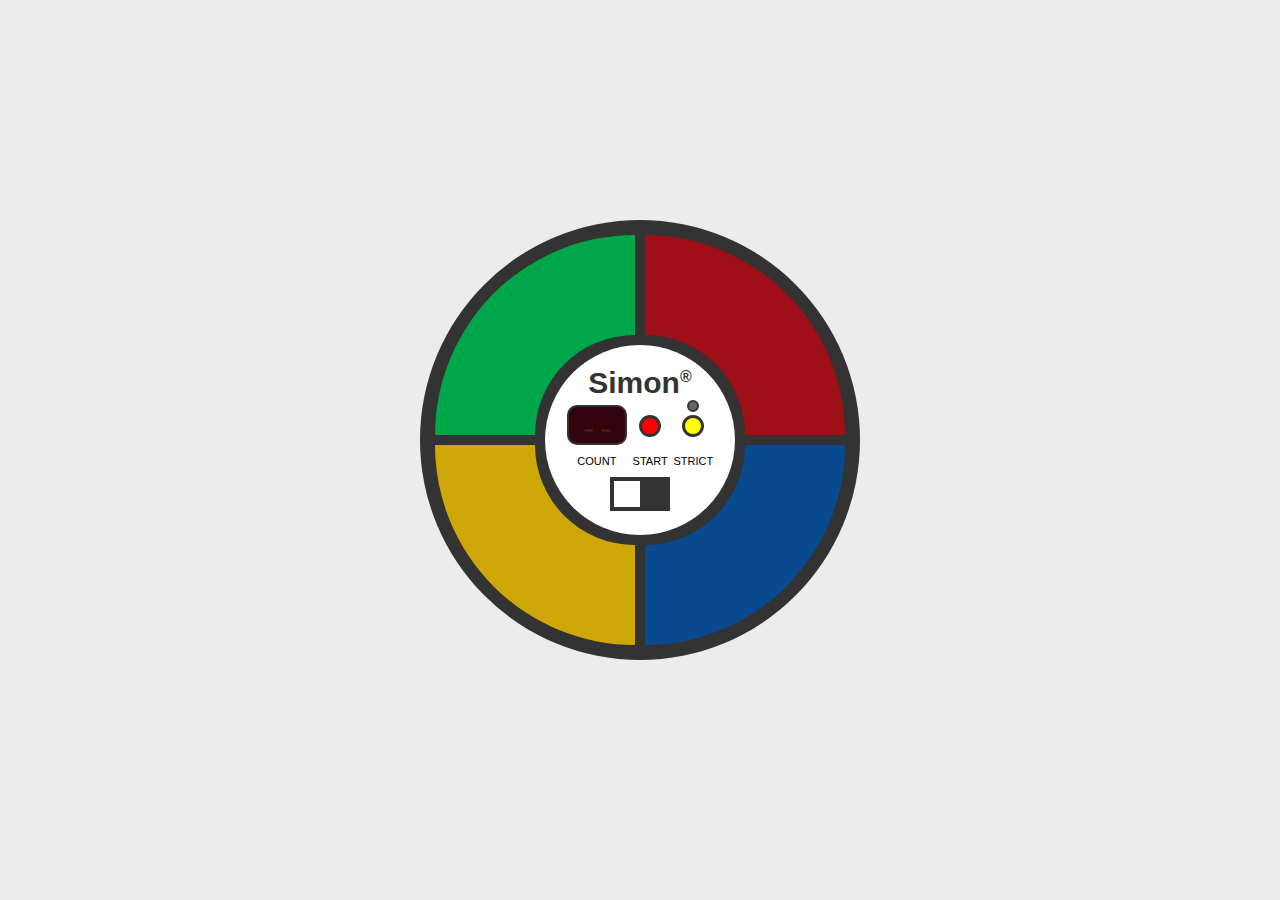
<file: index.html>
<!DOCTYPE html>
<html>

<head>
  <meta charset="utf-8">
  <meta name="viewport" content="width=device-width,initial-scale=1.0">
  <title>Simon Game</title>
  <link href="https://fonts.googleapis.com/css?family=Orbitron" rel="stylesheet">
  <link href="https://fonts.googleapis.com/css?family=Anton" rel="stylesheet">
  <link rel="stylesheet" href="styles/css/master.css">
</head>

<body>
  <div class="container">

    <audio>
    </audio>

    <div class="board">
      <div class="win-message">
        <p>you win!! :)</p>
      </div>

      <div class="panel">
        <div class="logo">
            <p>Simon<span>&reg;</span></p>
        </div>

        <div class="panel-set">
          <div class="count">
            <div class="count-panel">- -</div>
            <p>Count</p>
          </div>
          <div class="start">
            <button></button>
            <p>Start</p>
          </div>
          <div class="strict">
            <div class="strict-display"></div>
            <button></button>
            <p>Strict</p>
          </div>
        </div>

        <div class="switch-panel">
          <label class="switch">
            <input type="checkbox">
            <div class="slider"></div>
          </label>
        </div>
      </div>

      <svg width="200" height="200">
        <path id="0" class="green" d="M 0 200 A 200 200 0 0 1 200 0 L 200 100 A 100 100 0 0 0 100 200 L 0 200 Z"/>
      </svg>
      <svg width="200" height="200">
        <path id="1" class="red" d="M 0 0 A 200 200 0 0 1 200 200 L 100 200 A 100 100 0 0 0 0 100 L 0 0 Z"/>
      </svg>
      <svg width="200" height="200">
        <path id="2" class="yellow" d="M 200 200 A 200 200 0 0 1 0 0 L 100 0 A 100 100 0 0 0 200 100 L 200 200 Z"/>
      </svg>
      <svg width="200" height="200">
        <path id="3" class="blue" d="M 200 0 A 200 200 0 0 1 0 200 L 0 100 A 100 100 0 0 0 100 0 L 200 0 Z"/>
      </svg>
    </div>

  </div>
  <script src="https://cdnjs.cloudflare.com/ajax/libs/jquery/3.2.1/jquery.min.js"></script>
  <script src="js/model.js"></script>
  <script src="js/view.js"></script>
  <script src="js/controller.js"></script>
  <script src="js/app.js"></script>
</body>

</html>
</file>
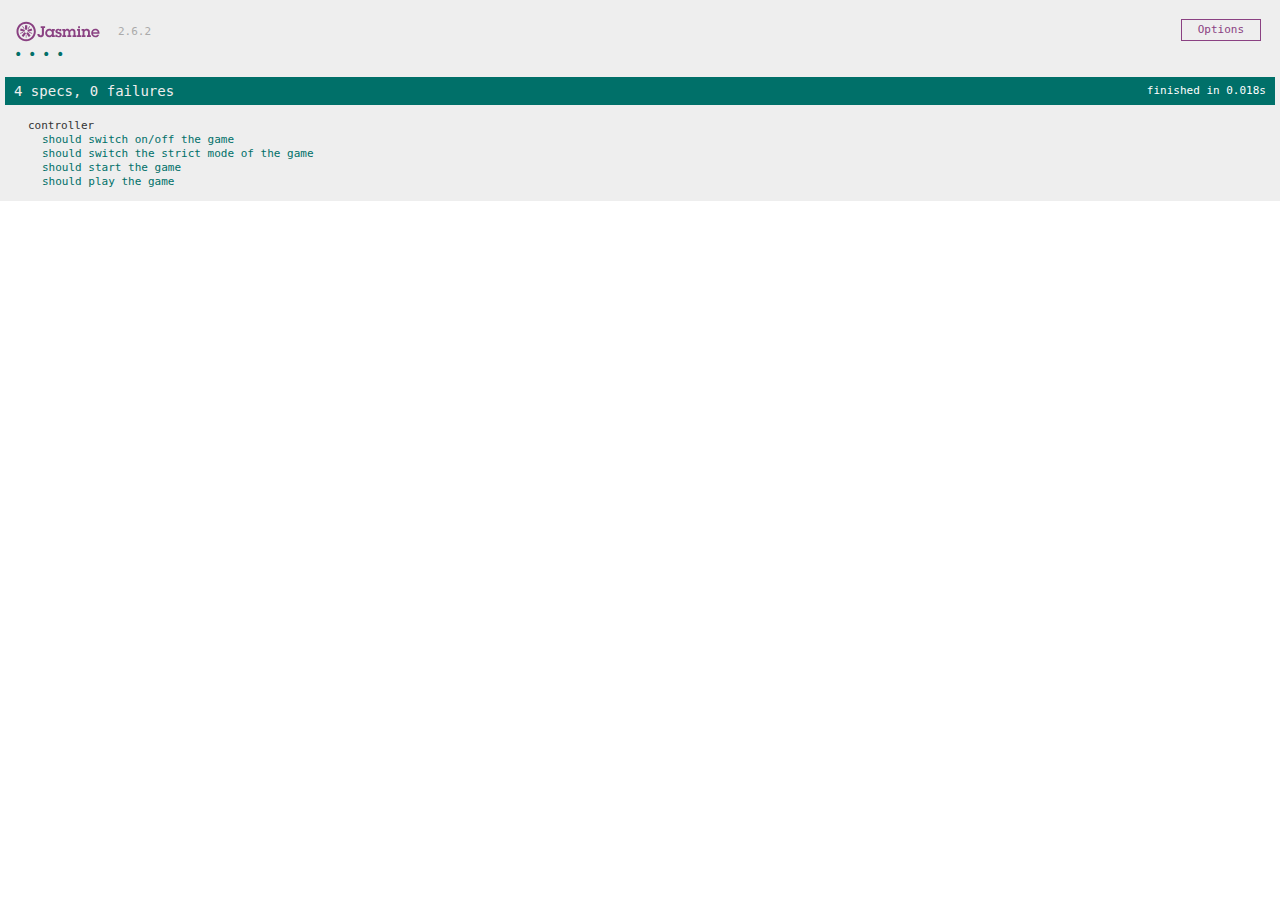
<file: test/SpecRunner.html>
<!DOCTYPE html>
<html>
<head>
  <meta charset="utf-8">
  <title>Jasmine Spec Runner v2.6.2</title>

  <link rel="shortcut icon" type="image/png" href="lib/jasmine-2.6.2/jasmine_favicon.png">
  <link rel="stylesheet" href="lib/jasmine-2.6.2/jasmine.css">

  <script src="lib/jasmine-2.6.2/jasmine.js"></script>
  <script src="lib/jasmine-2.6.2/jasmine-html.js"></script>
  <script src="lib/jasmine-2.6.2/boot.js"></script>

  <!-- include source files here... -->
  <script src="../js/controller.js"></script>

  <!-- include spec files here... -->
  <script src="spec/controller.test.js"></script>

</head>

<body>
</body>
</html>
</file>
<file: styles/css/master.css>
* {
  box-sizing: border-box;
}

body,
html {
  height: 98%;
}

body {
  font-family: "Arial", sans-serif;
  background-color: #ececec;
}

.container {
  display: flex;
  justify-content: center;
  align-items: center;
  min-width: 465px;
  height: 100%;
}

.switch {
  position: relative;
  display: inline-block;
  width: 60px;
  height: 34px;
}
.switch input {
  display: none;
}

.slider {
  position: absolute;
  cursor: pointer;
  top: 0;
  left: 0;
  right: 0;
  bottom: 0;
  background-color: #333;
  -webkit-transition: 0.4s;
  -moz-transition: 0.4s;
  -ms-transition: 0.4s;
  transition: 0.4s;
}

.slider:before {
  position: absolute;
  content: "";
  height: 26px;
  width: 26px;
  left: 4px;
  bottom: 4px;
  background-color: #fff;
  -webkit-transition: 0.4s;
  -moz-transition: 0.4s;
  -ms-transition: 0.4s;
  transition: 0.4s;
}

input:checked + .slider {
  background-color: #2196F3;
}

input:focus + .slider {
  box-shadow: 0 0 1px #2196F3;
}

input:checked + .slider:before {
  -webkit-transform: translateX(26px);
  -moz-transition: translateX(26px);
  -ms-transform: translateX(26px);
  transform: translateX(26px);
}

.slider.round {
  -webkit-border-radius: 34px;
  -moz-border-radius: 34px;
  -ms-border-radius: 34px;
  border-radius: 34px;
}

.slider.round:before {
  -webkit-border-radius: 50%;
  -moz-border-radius: 50%;
  -ms-border-radius: 50%;
  border-radius: 50%;
}

.board {
  display: flex;
  flex-wrap: wrap;
  justify-content: center;
  position: relative;
  width: 440px;
  height: 440px;
  padding: 10px;
  background-color: #333;
  -webkit-border-radius: 50%;
  -moz-border-radius: 50%;
  -ms-border-radius: 50%;
  border-radius: 50%;
}

.green {
  fill: #00A74A;
}

.red {
  fill: #9F0F17;
}

.yellow {
  fill: #CCA707;
}

.blue {
  fill: #094A8F;
}

.green-light {
  fill: #32CD32;
}

.red-light {
  fill: #FF0000;
}

.yellow-light {
  fill: #FFFF00;
}

.blue-light {
  fill: #87CEEB;
}

svg {
  margin: 5px;
}

svg > path {
  cursor: pointer;
}

.remove-pointer {
  cursor: default;
}

.panel {
  display: flex;
  flex-direction: column;
  justify-content: center;
  align-items: center;
  position: absolute;
  top: 125px;
  width: 190px;
  height: 190px;
  background-color: #fff;
  -webkit-border-radius: 50%;
  -moz-border-radius: 50%;
  -ms-border-radius: 50%;
  border-radius: 50%;
}

.logo {
  font-family: "Arial", sans-serif;
  font-size: 30px;
  font-weight: bold;
  color: #333;
  margin: 0;
}
.logo p {
  margin: 0;
}
.logo span {
  font-size: 16px;
  vertical-align: super;
}

.panel-set {
  display: flex;
  flex-direction: row;
  flex-wrap: nowrap;
  align-items: flex-end;
  justify-content: space-around;
  width: 80%;
}

.count {
  display: flex;
  flex-direction: column;
  align-items: center;
  text-align: center;
}

.start,
.strict {
  display: flex;
  flex-direction: column;
  align-items: center;
  text-align: center;
  font-size: 14px;
}
.start button,
.strict button {
  display: inline-block;
  width: 22px;
  height: 22px;
  border: 3px solid #333;
  margin-bottom: 8px;
  cursor: pointer;
  -webkit-border-radius: 50%;
  -moz-border-radius: 50%;
  -ms-border-radius: 50%;
  border-radius: 50%;
}

.start button {
  background-color: #FF0000;
}

.strict button {
  background-color: #FFFF00;
}

.count > p,
.start > p,
.strict > p {
  margin: 10px 0 0;
  font-size: 11px;
  text-transform: uppercase;
}

.count-panel {
  font-size: 22px;
  font-family: "Orbitron", sans-serif;
  background-color: #32050c;
  color: #5f1721;
  height: 40px;
  width: 60px;
  border: 2px solid #333;
  line-height: 44px;
  text-align: center;
  -webkit-border-radius: 10px;
  -moz-border-radius: 10px;
  -ms-border-radius: 10px;
  border-radius: 10px;
}
.count-panel p {
  margin-top: 0;
  line-height: 40px;
}

.game-on {
  color: #DC0D29;
}

.switch-panel {
  margin-top: 10px;
}

.strict-display {
  width: 12px;
  height: 12px;
  background-color: #666;
  border: 2px solid #333;
  margin-bottom: 3px;
  -webkit-border-radius: 50%;
  -moz-border-radius: 50%;
  -ms-border-radius: 50%;
  border-radius: 50%;
}

.strict-on {
  background-color: #FF0000;
}

.win-message {
  display: none;
  position: absolute;
  width: 300px;
  height: 300px;
  z-index: 1000;
  top: 68px;
  text-align: center;
  vertical-align: middle;
  line-height: 240px;
  background-color: rgba(0, 0, 0, 0.8);
  color: #fff;
  font-size: 32px;
  -webkit-border-radius: 50%;
  -moz-border-radius: 50%;
  -ms-border-radius: 50%;
  border-radius: 50%;
}
</file>
<file: test/lib/jasmine-2.6.2/jasmine.css>
body { overflow-y: scroll; }

.jasmine_html-reporter { background-color: #eee; padding: 5px; margin: -8px; font-size: 11px; font-family: Monaco, "Lucida Console", monospace; line-height: 14px; color: #333; }
.jasmine_html-reporter a { text-decoration: none; }
.jasmine_html-reporter a:hover { text-decoration: underline; }
.jasmine_html-reporter p, .jasmine_html-reporter h1, .jasmine_html-reporter h2, .jasmine_html-reporter h3, .jasmine_html-reporter h4, .jasmine_html-reporter h5, .jasmine_html-reporter h6 { margin: 0; line-height: 14px; }
.jasmine_html-reporter .jasmine-banner, .jasmine_html-reporter .jasmine-symbol-summary, .jasmine_html-reporter .jasmine-summary, .jasmine_html-reporter .jasmine-result-message, .jasmine_html-reporter .jasmine-spec .jasmine-description, .jasmine_html-reporter .jasmine-spec-detail .jasmine-description, .jasmine_html-reporter .jasmine-alert .jasmine-bar, .jasmine_html-reporter .jasmine-stack-trace { padding-left: 9px; padding-right: 9px; }
.jasmine_html-reporter .jasmine-banner { position: relative; }
.jasmine_html-reporter .jasmine-banner .jasmine-title { background: url('[data-uri]') no-repeat; background: url('[data-uri]') no-repeat, none; -moz-background-size: 100%; -o-background-size: 100%; -webkit-background-size: 100%; background-size: 100%; display: block; float: left; width: 90px; height: 25px; }
.jasmine_html-reporter .jasmine-banner .jasmine-version { margin-left: 14px; position: relative; top: 6px; }
.jasmine_html-reporter #jasmine_content { position: fixed; right: 100%; }
.jasmine_html-reporter .jasmine-version { color: #aaa; }
.jasmine_html-reporter .jasmine-banner { margin-top: 14px; }
.jasmine_html-reporter .jasmine-duration { color: #fff; float: right; line-height: 28px; padding-right: 9px; }
.jasmine_html-reporter .jasmine-symbol-summary { overflow: hidden; *zoom: 1; margin: 14px 0; }
.jasmine_html-reporter .jasmine-symbol-summary li { display: inline-block; height: 10px; width: 14px; font-size: 16px; }
.jasmine_html-reporter .jasmine-symbol-summary li.jasmine-passed { font-size: 14px; }
.jasmine_html-reporter .jasmine-symbol-summary li.jasmine-passed:before { color: #007069; content: "\02022"; }
.jasmine_html-reporter .jasmine-symbol-summary li.jasmine-failed { line-height: 9px; }
.jasmine_html-reporter .jasmine-symbol-summary li.jasmine-failed:before { color: #ca3a11; content: "\d7"; font-weight: bold; margin-left: -1px; }
.jasmine_html-reporter .jasmine-symbol-summary li.jasmine-disabled { font-size: 14px; }
.jasmine_html-reporter .jasmine-symbol-summary li.jasmine-disabled:before { color: #bababa; content: "\02022"; }
.jasmine_html-reporter .jasmine-symbol-summary li.jasmine-pending { line-height: 17px; }
.jasmine_html-reporter .jasmine-symbol-summary li.jasmine-pending:before { color: #ba9d37; content: "*"; }
.jasmine_html-reporter .jasmine-symbol-summary li.jasmine-empty { font-size: 14px; }
.jasmine_html-reporter .jasmine-symbol-summary li.jasmine-empty:before { color: #ba9d37; content: "\02022"; }
.jasmine_html-reporter .jasmine-run-options { float: right; margin-right: 5px; border: 1px solid #8a4182; color: #8a4182; position: relative; line-height: 20px; }
.jasmine_html-reporter .jasmine-run-options .jasmine-trigger { cursor: pointer; padding: 8px 16px; }
.jasmine_html-reporter .jasmine-run-options .jasmine-payload { position: absolute; display: none; right: -1px; border: 1px solid #8a4182; background-color: #eee; white-space: nowrap; padding: 4px 8px; }
.jasmine_html-reporter .jasmine-run-options .jasmine-payload.jasmine-open { display: block; }
.jasmine_html-reporter .jasmine-bar { line-height: 28px; font-size: 14px; display: block; color: #eee; }
.jasmine_html-reporter .jasmine-bar.jasmine-failed { background-color: #ca3a11; }
.jasmine_html-reporter .jasmine-bar.jasmine-passed { background-color: #007069; }
.jasmine_html-reporter .jasmine-bar.jasmine-skipped { background-color: #bababa; }
.jasmine_html-reporter .jasmine-bar.jasmine-errored { background-color: #ca3a11; }
.jasmine_html-reporter .jasmine-bar.jasmine-menu { background-color: #fff; color: #aaa; }
.jasmine_html-reporter .jasmine-bar.jasmine-menu a { color: #333; }
.jasmine_html-reporter .jasmine-bar a { color: white; }
.jasmine_html-reporter.jasmine-spec-list .jasmine-bar.jasmine-menu.jasmine-failure-list, .jasmine_html-reporter.jasmine-spec-list .jasmine-results .jasmine-failures { display: none; }
.jasmine_html-reporter.jasmine-failure-list .jasmine-bar.jasmine-menu.jasmine-spec-list, .jasmine_html-reporter.jasmine-failure-list .jasmine-summary { display: none; }
.jasmine_html-reporter .jasmine-results { margin-top: 14px; }
.jasmine_html-reporter .jasmine-summary { margin-top: 14px; }
.jasmine_html-reporter .jasmine-summary ul { list-style-type: none; margin-left: 14px; padding-top: 0; padding-left: 0; }
.jasmine_html-reporter .jasmine-summary ul.jasmine-suite { margin-top: 7px; margin-bottom: 7px; }
.jasmine_html-reporter .jasmine-summary li.jasmine-passed a { color: #007069; }
.jasmine_html-reporter .jasmine-summary li.jasmine-failed a { color: #ca3a11; }
.jasmine_html-reporter .jasmine-summary li.jasmine-empty a { color: #ba9d37; }
.jasmine_html-reporter .jasmine-summary li.jasmine-pending a { color: #ba9d37; }
.jasmine_html-reporter .jasmine-summary li.jasmine-disabled a { color: #bababa; }
.jasmine_html-reporter .jasmine-description + .jasmine-suite { margin-top: 0; }
.jasmine_html-reporter .jasmine-suite { margin-top: 14px; }
.jasmine_html-reporter .jasmine-suite a { color: #333; }
.jasmine_html-reporter .jasmine-failures .jasmine-spec-detail { margin-bottom: 28px; }
.jasmine_html-reporter .jasmine-failures .jasmine-spec-detail .jasmine-description { background-color: #ca3a11; }
.jasmine_html-reporter .jasmine-failures .jasmine-spec-detail .jasmine-description a { color: white; }
.jasmine_html-reporter .jasmine-result-message { padding-top: 14px; color: #333; white-space: pre; }
.jasmine_html-reporter .jasmine-result-message span.jasmine-result { display: block; }
.jasmine_html-reporter .jasmine-stack-trace { margin: 5px 0 0 0; max-height: 224px; overflow: auto; line-height: 18px; color: #666; border: 1px solid #ddd; background: white; white-space: pre; }
</file>
